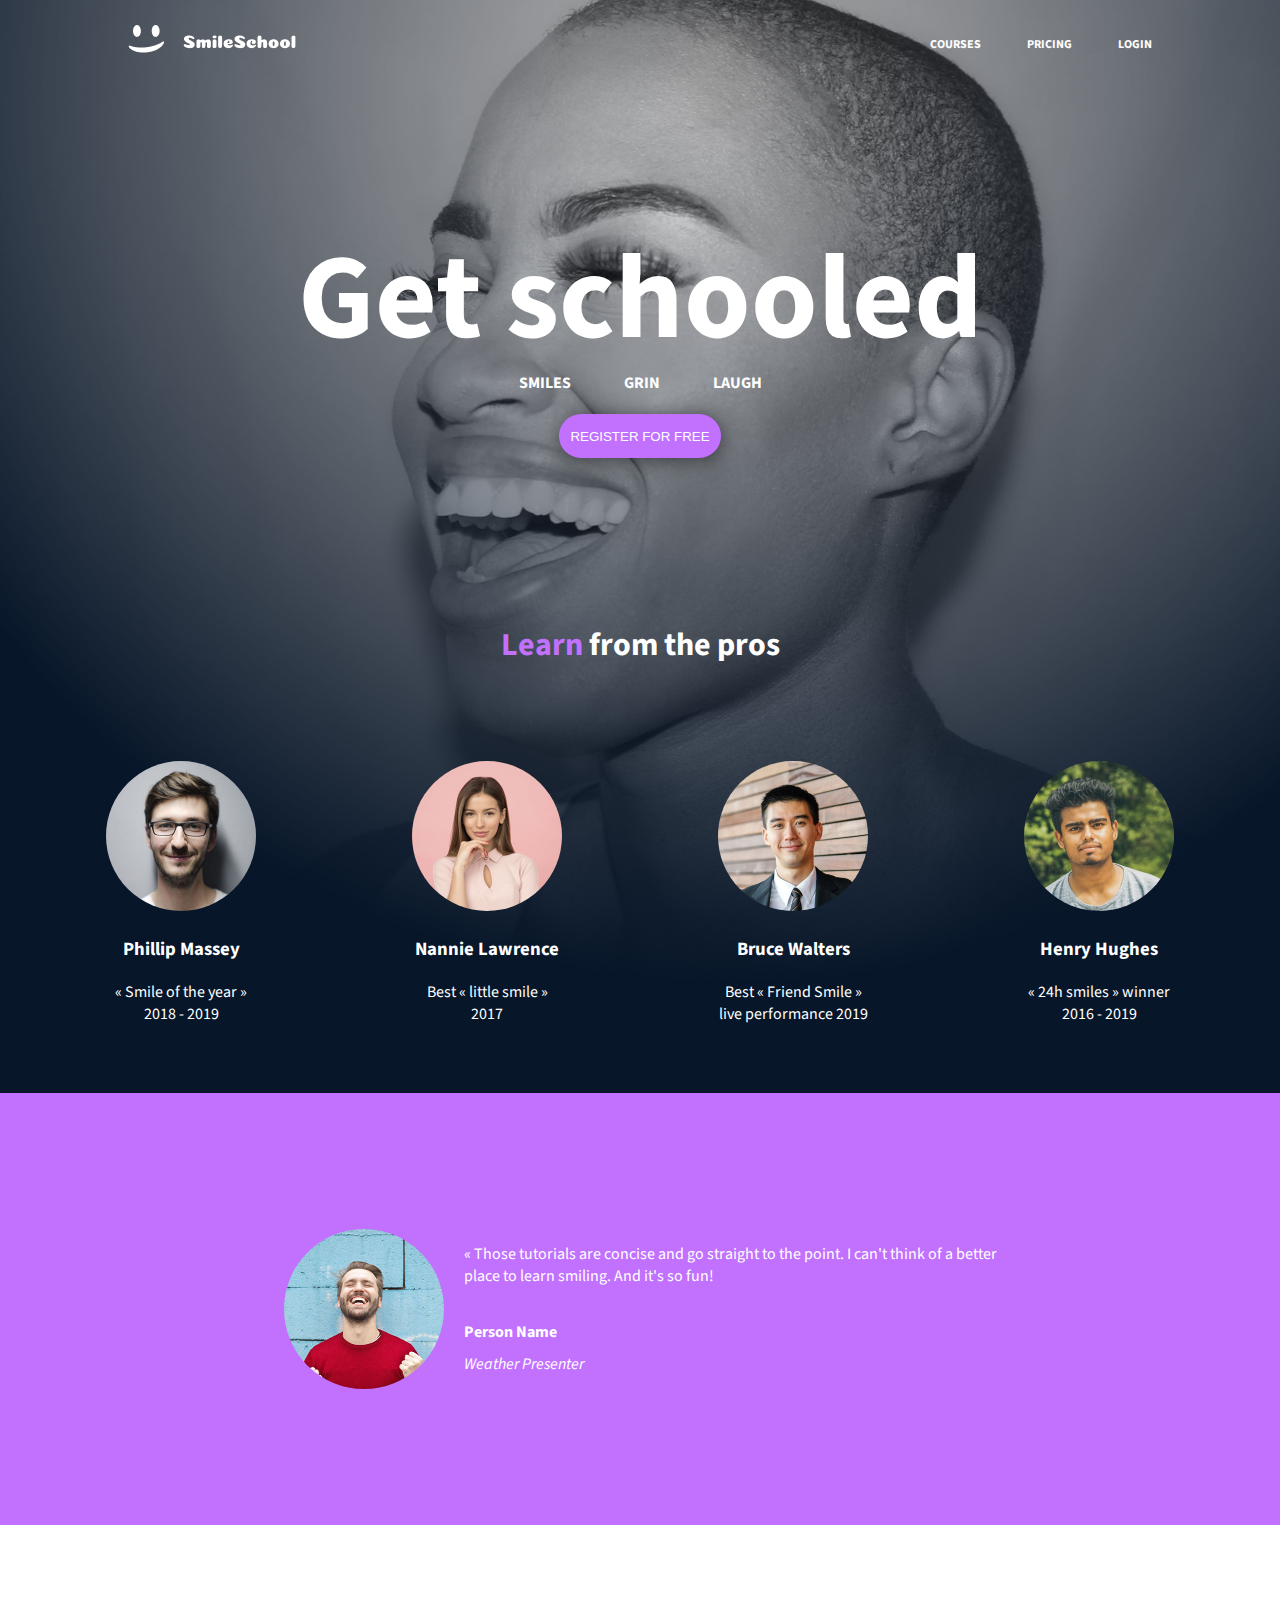
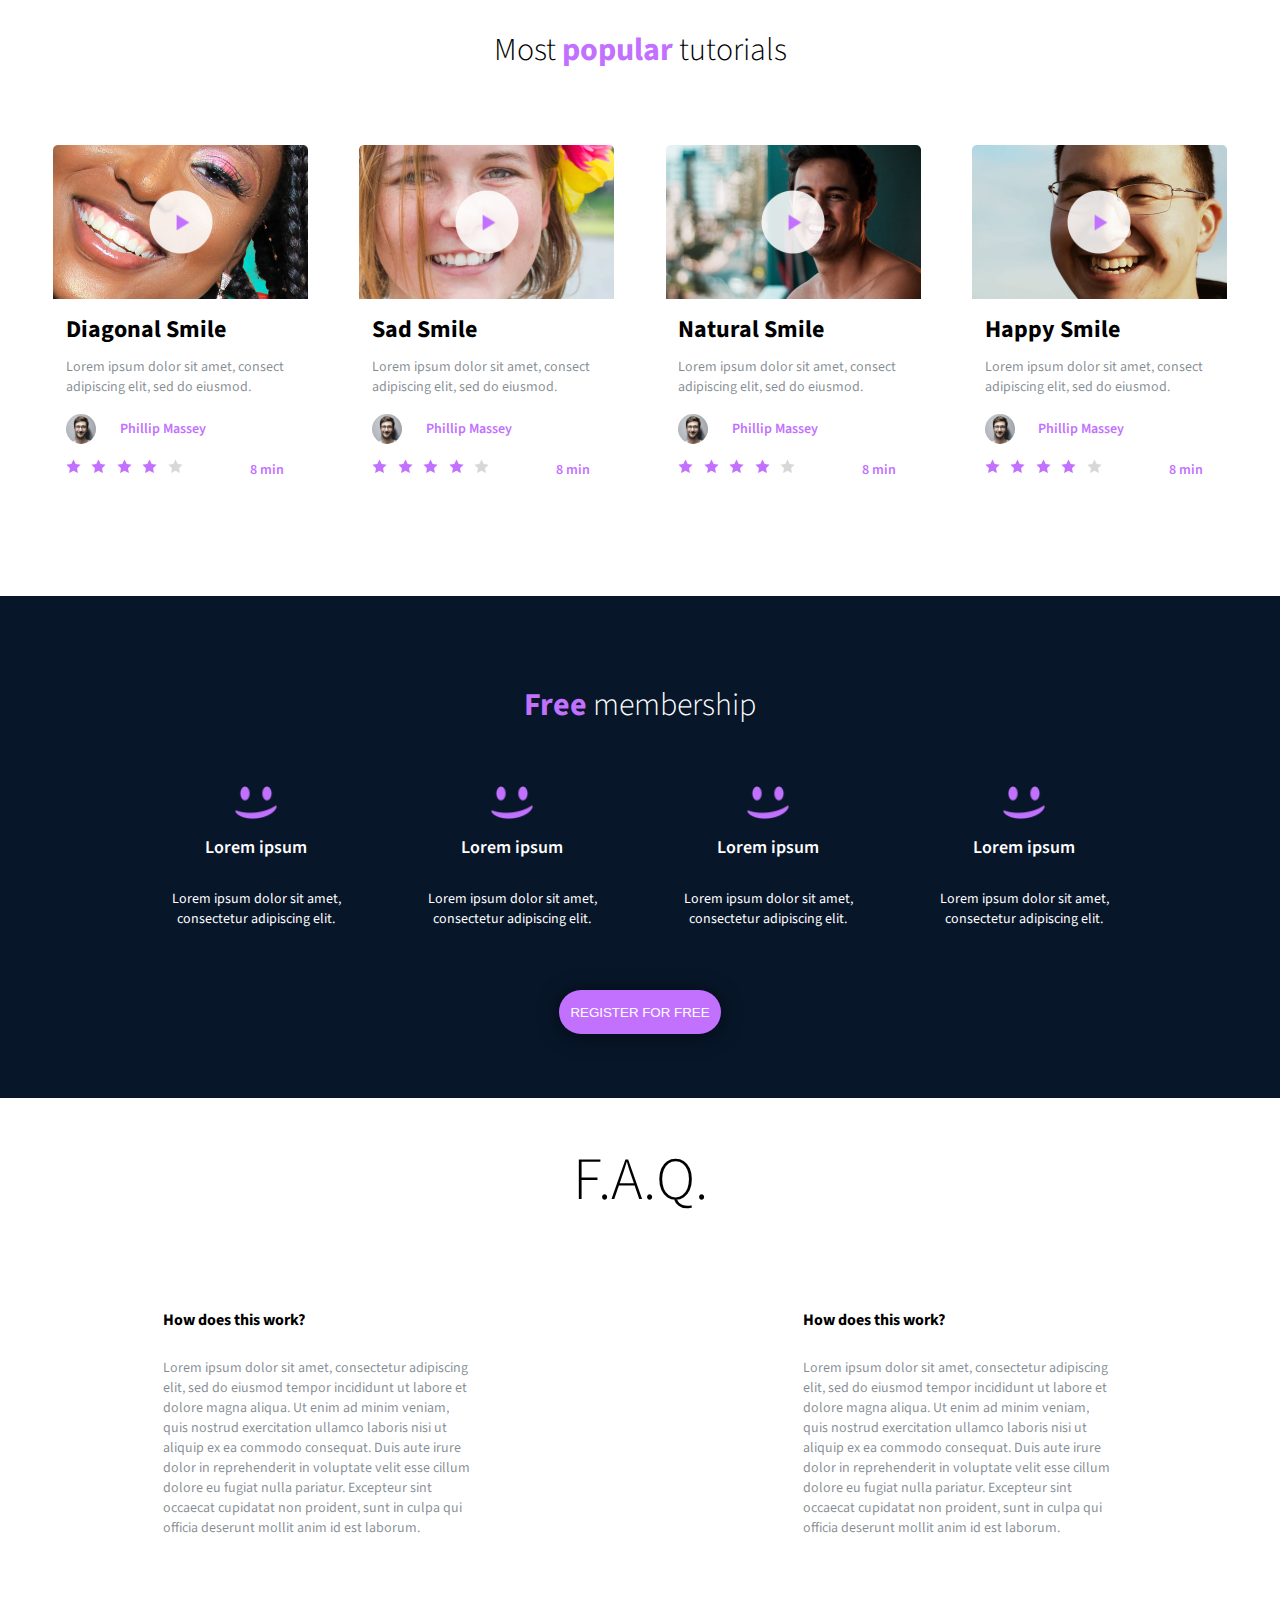
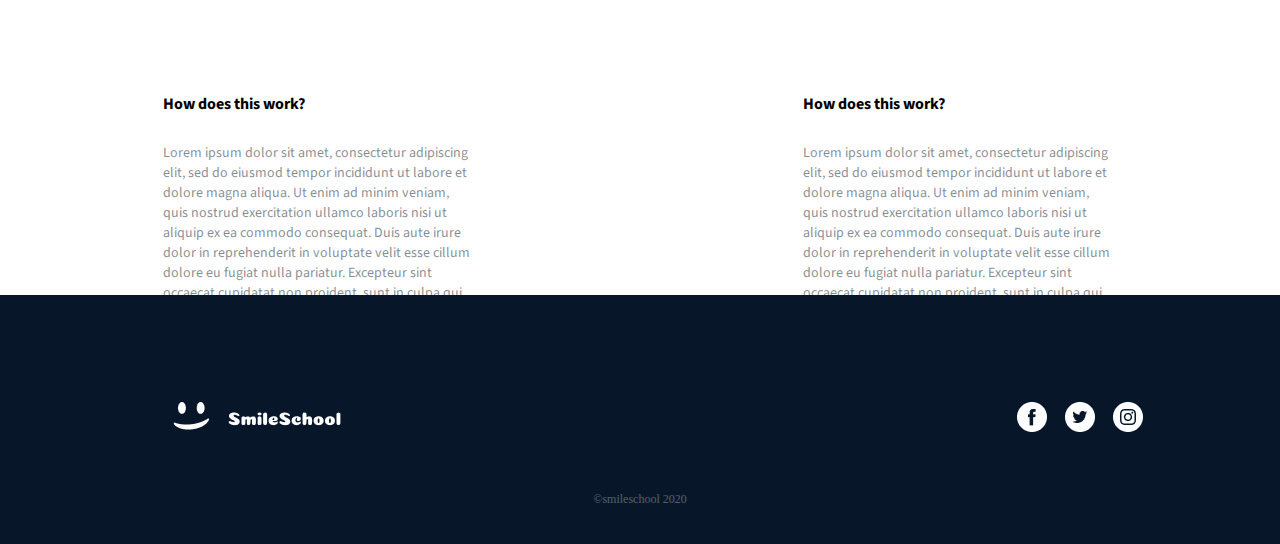
<file: css_advanced/index.html>
<!DOCTYPE html>
<html lang="en">
    <head>
        <meta charset="UTF-8">
        <meta name="description" content="Smile School - Tutorials for how to have the best smile for any occasion!">
        <meta name="keywords" content="Smile, Tutorial, SmileSchool, Smiles, Grin, Laugh, Happy Smile, Natural Smile, Sad Smile, Diagonal Smile">
        <meta name="author" content="Braden Chance">
        <meta name="viewport" content="width=device-width, initial-scale=1.0">
        <title>Smile School - Home</title>
        <link rel="icon" href="images/favicon.ico">
        <link rel="stylesheet" href="styles.css">
        <link href="https://fonts.googleapis.com/css2?family=Source+Sans+Pro:wght@400;600&display=swap" rel="stylesheet">
    </head>
    <body>
        <header class="header">
            <div>
                <a href="#">
                    <img src="images/logo.png" alt="SmileSchool logo" class="logo">
                </a>
                <nav class="header-links">
                    <a href="#">COURSES</a>
                    <a href="#">PRICING</a>
                    <a href="#">LOGIN</a>
                </nav>
                <section class="hero">
                    <div class="hero-text">
                        <h1>Get schooled</h1>
                        <p>SMILES GRIN LAUGH</p>
                        <button class="register-btn">REGISTER FOR FREE</button>
                    </div>
                    <div class="pro-container">
                        <h2 class="pro-text"><span class="Learn">Learn</span> from the pros</h2>
                        <div class="pro-profiles">
                            <div>
                                <img src="images/profile_1.jpg" alt="Guy with glasses" class="profile-img">
                                <h3 class="profile-name">Phillip Massey</h3>
                                <p class="profile-desc">« Smile of the year » <br>2018 - 2019</p>
                            </div>
                            <div>
                                <img src="images/profile_2.jpg" alt="Full-time woman" class="profile-img">
                                <h3 class="profile-name">Nannie Lawrence</h3>
                                <p class="profile-desc">Best « little smile » <br>2017</p>
                            </div>
                            <div>
                                <img src="images/profile_3.jpg" alt="Guy in a suit" class="profile-img">
                                <h3 class="profile-name">Bruce Walters</h3>
                                <p class="profile-desc">Best « Friend Smile » <br>live performance 2019</p>
                            </div>
                            <div>
                                <img src="images/profile_4.jpg" alt="Casual guy" class="profile-img">
                                <h3 class="profile-name">Henry Hughes</h3>
                                <p class="profile-desc">« 24h smiles » winner <br>2016 - 2019</p>
                            </div>
                        </div>
                    </div>
                </section>
           </div>
        </header>
        <main>
            <section class="purple">
                <div class="purple-content">
                    <img src="images/profile_5.jpg" alt="happy man" class="purple-profile-img">
                    <div>
                        <blockquote class="purple-profile-desc">« Those tutorials are concise and go straight to the point. I can't think of a better <br>place to learn smiling. And it's so fun!</blockquote>
                        <p class="purple-profile-name">Person Name</p>
                        <p class="person-job">Weather Presenter</p>
                    </div>
                </div>
            </section>
            <section class="video-section"> <!-- video section -->
                <h1 class="video-title">Most <span class="popular">popular</span> tutorials</h1>
                <div class="video-section-container">
                    <div class="video-block">
                        <div class="thumbnail-container">
                            <img src="images/thumbnail_4.jpg" alt="Diagonal smiling woman" class="thumbnail">
                            <img src="images/play.png" alt="play button" class="play-btn">
                        </div>
                        <h2 class="video-card-title">Diagonal Smile</h2>
                        <p class="video-desc">Lorem ipsum dolor sit amet, consect <br>adipiscing elit, sed do eiusmod.</p>
                        <div class="rating-profile">
                            <img src="images/profile_1.jpg" alt="Phillip" class="Phillip">
                            <h3 class="rating-name">Phillip Massey</h3>
                        </div>
                        <div class="rating">
                            <div class="stars">
                                <img src="images/star_on.png" alt="Star on">
                                <img src="images/star_on.png" alt="Star on">
                                <img src="images/star_on.png" alt="Star on">
                                <img src="images/star_on.png" alt="Star on">
                                <img src="images/star_off.png" alt="Star off">
                            </div>
                            <p class="time">8 min</p>
                        </div>
                    </div>
                    <div class="video-block">
                        <div class="thumbnail-container">
                            <img src="images/thumbnail_3.jpg" alt="Sad smile" class="thumbnail">
                            <img src="images/play.png" alt="play button" class="play-btn">
                        </div>
                        <h2 class="video-card-title">Sad Smile</h2>
                        <p class="video-desc">Lorem ipsum dolor sit amet, consect <br>adipiscing elit, sed do eiusmod.</p>
                        <div class="rating-profile">
                            <img src="images/profile_1.jpg" alt="Phillip" class="Phillip">
                            <h3 class="rating-name">Phillip Massey</h3>
                        </div>
                        <div class="rating">
                            <div class="stars">
                                <img src="images/star_on.png" alt="Star on">
                                <img src="images/star_on.png" alt="Star on">
                                <img src="images/star_on.png" alt="Star on">
                                <img src="images/star_on.png" alt="Star on">
                                <img src="images/star_off.png" alt="Star off">
                            </div>
                            <p class="time">8 min</p>
                        </div>
                    </div>
                    <div class="video-block">
                        <div class="thumbnail-container">
                            <img src="images/thumbnail_1.jpg" alt="Natural smile" class="thumbnail">
                            <img src="images/play.png" alt="play button" class="play-btn">
                        </div>
                        <h2 class="video-card-title">Natural Smile</h2>
                        <p class="video-desc">Lorem ipsum dolor sit amet, consect <br>adipiscing elit, sed do eiusmod.</p>
                        <div class="rating-profile">
                            <img src="images/profile_1.jpg" alt="Phillip" class="Phillip">
                            <h3 class="rating-name">Phillip Massey</h3>
                        </div>
                        <div class="rating">
                            <div class="stars">
                                <img src="images/star_on.png" alt="Star on">
                                <img src="images/star_on.png" alt="Star on">
                                <img src="images/star_on.png" alt="Star on">
                                <img src="images/star_on.png" alt="Star on">
                                <img src="images/star_off.png" alt="Star off">
                            </div>
                            <p class="time">8 min</p>
                        </div>
                    </div>
                    <div class="video-block">
                        <div class="thumbnail-container">
                            <img src="images/thumbnail_2.jpg" alt="" class="thumbnail">
                            <img src="images/play.png" alt="play button" class="play-btn">
                        </div>
                        <h2 class="video-card-title">Happy Smile</h2>
                        <p class="video-desc">Lorem ipsum dolor sit amet, consect <br>adipiscing elit, sed do eiusmod.</p>
                        <div class="rating-profile">
                            <img src="images/profile_1.jpg" alt="Phillip" class="Phillip">
                            <h3 class="rating-name">Phillip Massey</h3>
                        </div>
                        <div class="rating">
                            <div class="stars">
                                <img src="images/star_on.png" alt="Star on">
                                <img src="images/star_on.png" alt="Star on">
                                <img src="images/star_on.png" alt="Star on">
                                <img src="images/star_on.png" alt="Star on">
                                <img src="images/star_off.png" alt="Star off">
                            </div>
                            <p class="time">8 min</p>
                        </div>
                    </div>
                </div>
            </section>
            <section class="membership-section"> <!-- membership section -->
                <h1 class="membership-title"><span class="Learn">Free</span> <span class="membership">membership</span></h1>
                <div class="membership-container">
                    <div class="membership-card" id="membership1">
                        <img src="images/smile_on.png" alt="Purple smile" class="membership-logo">
                        <h2 class="membership-card-title">Lorem ipsum</h2>
                        <p  class="membership-desc">Lorem ipsum dolor sit amet,<br> consectetur adipiscing elit.</p>
                    </div>
                    <div class="membership-card" id="membership2">
                        <img src="images/smile_on.png" alt="Purple smile" class="membership-logo">
                        <h2 class="membership-card-title">Lorem ipsum</h2>
                        <p class="membership-desc">Lorem ipsum dolor sit amet,<br> consectetur adipiscing elit.</p>
                    </div>
                    <div class="membership-card" id="membership3">
                        <img src="images/smile_on.png" alt="Purple smile" class="membership-logo">
                        <h2 class="membership-card-title">Lorem ipsum</h2>
                        <p class="membership-desc">Lorem ipsum dolor sit amet,<br> consectetur adipiscing elit.</p>
                    </div>
                    <div class="membership-card" id="membership4">
                        <img src="images/smile_on.png" alt="Purple smile" class="membership-logo">
                        <h2 class="membership-card-title">Lorem ipsum</h2>
                        <p class="membership-desc">Lorem ipsum dolor sit amet,<br> consectetur adipiscing elit.</p>
                    </div>
                </div>
                <button class="membership-btn">REGISTER FOR FREE</button>
            </section>
            <section class="faq-section"> <!-- FAQ Section -->
                <h1 class="faq-title">F.A.Q.</h1>
                <div class="question-container">
                    <div class="faq-row">
                        <div class="question">
                            <h2>How does this work?</h2>
                            <p>Lorem ipsum dolor sit amet, consectetur adipiscing elit, sed
                                do eiusmod tempor incididunt ut labore et dolore magna
                                aliqua. Ut enim ad minim veniam, quis nostrud exercitation
                                ullamco laboris nisi ut aliquip ex ea commodo consequat.
                                Duis aute irure dolor in reprehenderit in voluptate velit esse
                                cillum dolore eu fugiat nulla pariatur. Excepteur sint
                                occaecat cupidatat non proident, sunt in culpa qui officia
                                deserunt mollit anim id est laborum.</p>
                        </div>
                        <div class="question">
                            <h2>How does this work?</h2>
                            <p>Lorem ipsum dolor sit amet, consectetur adipiscing elit, sed
                                do eiusmod tempor incididunt ut labore et dolore magna
                                aliqua. Ut enim ad minim veniam, quis nostrud exercitation
                                ullamco laboris nisi ut aliquip ex ea commodo consequat.
                                Duis aute irure dolor in reprehenderit in voluptate velit esse
                                cillum dolore eu fugiat nulla pariatur. Excepteur sint
                                occaecat cupidatat non proident, sunt in culpa qui officia
                                deserunt mollit anim id est laborum.</p>
                        </div>
                    </div>
                    <div class="faq-row">
                        <div class="question">
                            <h2>How does this work?</h2>
                            <p>Lorem ipsum dolor sit amet, consectetur adipiscing elit, sed
                                do eiusmod tempor incididunt ut labore et dolore magna
                                aliqua. Ut enim ad minim veniam, quis nostrud exercitation
                                ullamco laboris nisi ut aliquip ex ea commodo consequat.
                                Duis aute irure dolor in reprehenderit in voluptate velit esse
                                cillum dolore eu fugiat nulla pariatur. Excepteur sint
                                occaecat cupidatat non proident, sunt in culpa qui officia
                                deserunt mollit anim id est laborum.</p>
                        </div>
                        <div class="question">
                            <h2>How does this work?</h2>
                            <p>Lorem ipsum dolor sit amet, consectetur adipiscing elit, sed
                                do eiusmod tempor incididunt ut labore et dolore magna
                                aliqua. Ut enim ad minim veniam, quis nostrud exercitation
                                ullamco laboris nisi ut aliquip ex ea commodo consequat.
                                Duis aute irure dolor in reprehenderit in voluptate velit esse
                                cillum dolore eu fugiat nulla pariatur. Excepteur sint
                                occaecat cupidatat non proident, sunt in culpa qui officia
                                deserunt mollit anim id est laborum.</p>
                        </div>
                    </div>
                </div>
            </section>
        </main>
        <footer class="footer">
            <div class="footer-container">
                <div class="foot-logo">
                    <a href="#">
                        <img src="images/logo.png" alt="Smile school logo">
                    </a>
                    <div class="socials">
                        <a href="#">
                            <img src="images/Facebook_White.png" alt="Facebook logo">
                        </a>
                        <a href="#">
                            <img src="images/Twitter_White.png" alt="Twitter logo">
                        </a>
                        <a href="#">
                            <img src="images/Instagram_White.png" alt="Instagram logo">
                        </a>
                    </div>
                </div>
                <p class="copyright">©smileschool 2020</p>
            </div>
        </footer>
    </body>
</html>
</file>
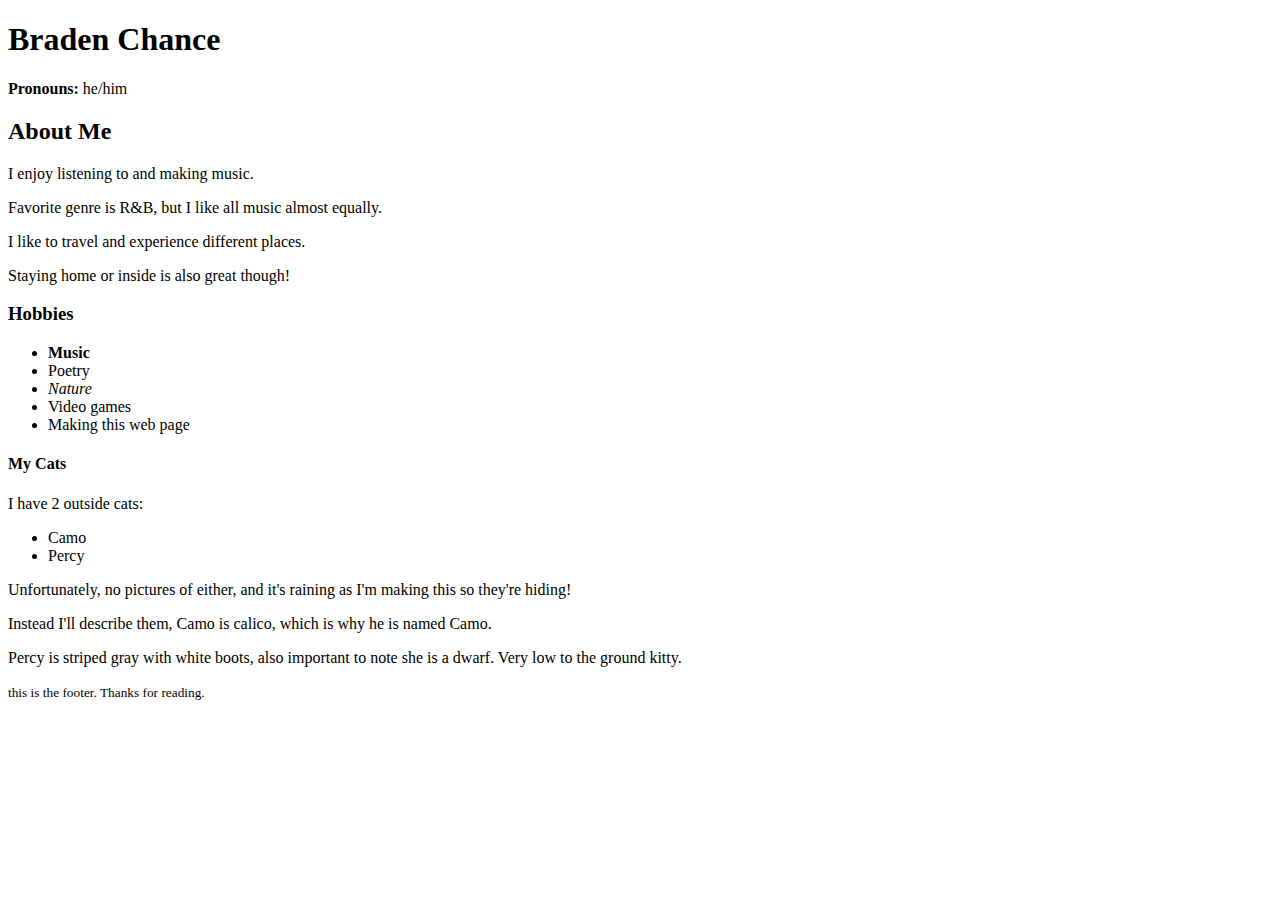
<file: html_head/index.html>
<!DOCTYPE html>
<html lang="en">
<head>
    <meta charset="UTF-8">
    <meta name="description" content="Smile School - Tutorials for how to have the best smile for any occasion!">
    <meta name="keywords" content="Smile, Tutorial, SmileSchool, Smiles, Grin, Laugh, Happy Smile, Natural Smile, Sad Smile, Diagonal Smile">
    <meta name="author" content="Braden Chance">
    <meta name="viewport" content="width=device-width, initial-scale=1.0">
    <title>Smile School - Home</title>
    <link rel="icon" href="images/favicon.ico">
</head>
<body>
    <header>
        <h1>Braden Chance</h1>
        <p><strong>Pronouns:</strong> he/him</p>
    </header>

    <section>
        <h2>About Me</h2>
        <p>I enjoy listening to and making music.</p>
        <p>Favorite genre is R&B, but I like all music almost equally.</p>
        <p>I like to travel and experience different places.</p>
        <p>Staying home or inside is also great though!</p>
    </section>

    <section>
        <h3>Hobbies</h3>
        <ul>
            <li><strong>Music</strong></li>
            <li>Poetry</li>
            <li><em>Nature</em></li>
            <li>Video games</li>
            <li>Making this web page</li>
        </ul>
    </section>

    <section>
        <h4>My Cats</h4>
        <p>I have 2 outside cats:</p>
        <ul>
            <li>Camo</li>
            <li>Percy</li>
        </ul>
        <p>Unfortunately, no pictures of either, and it's raining as I'm making this so they're hiding!</p>
        <p>Instead I'll describe them, Camo is calico, which is why he is named Camo.</p>
        <p>Percy is striped gray with white boots, also important to note she is a dwarf. Very low to the ground kitty.</p>
    </section>

    <footer>
        <p><small>this is the footer. Thanks for reading.</small></p>
    </footer>
</body>
</html>
</file>
<file: css_advanced/styles.css>
body {
    margin: 0;
}

.header {
    background-image: url(images/pic_1.jpg);
    background-repeat: no-repeat;
    background-size: cover;
    height: 1093px;
    font-family: 'Source Sans Pro', sans-serif;
}

.header-links {
    display: flex;
    justify-content: flex-end;
    font-weight: 700;
    font-size: 12px;
    gap: 4%;
    width: 90%;
}

.hero {
    display: flex;
    flex-direction: column;
    align-items: center;
    margin-top: 12.6%;
}

.hero-text {
    display: flex;
    flex-direction: column;
    align-items: center;
    margin-bottom: 15%;
}

.hero-text h1 {
    display: flex;
    color: #FFFFFF;
    font-size: 120px;
    font-weight: 700;
    margin: 0;
}

.hero-text p {
    text-align: center;
    color: #FFFFFF;
    font-size: 16px;
    font-weight: 700;
    word-spacing: 50px;
    margin: -2% 0;
}

.pro-container {
    display: flex;
    flex-direction: column;
    justify-content: space-evenly;
}

.pro-text {
    font-size: 32px;
    font-weight: 700;
    text-align: center;
    color: #FFFFFF;
    position: relative;
    top: -55px;
}

.pro-profiles {
    display: flex;
    flex-direction: row;
    justify-content: center;
}

.pro-profiles div {
    margin: 2% 13%;
    text-align: center;
}

.header-links a {
    color: white;
    text-decoration: none;
}

.profile-img {
    border-radius: 50%;
    width: 150px;
    height: 150px;
}

.profile-name {
    color: #FFFFFF;
}

.profile-desc {
    color: #FFFFFF;
    font-size: 16px;
}

.logo {
    margin-left: 10%;
    position: relative;
    top: 25px;
}

.register-btn {
    box-shadow: 0px 2px 20px 0px #00000080;
    width: 162px;
    height: 44px;
    background: #C271FF;
    color: #FFFFFF;
    border-radius: 22px;
    border: none;
    margin-top: 5%;
}

.Learn {
    color: #C271FF;
}

.purple {
    background-color: #C271FF;
    color: #FFFFFF;
    padding: 20px;
    text-align: center;
    height: 392px;
    display: flex;
    justify-content: center;
    align-items: center;
}

.purple-profile-img {
    border-radius: 50%;
    width: 160px;
    height: 160px;
}

.purple-content {
    display: flex;
    align-items: center;
    gap: 20px;
}

.purple-content div {
    display: flex;
    flex-direction: column;
    justify-content: flex-start;
    text-align: left;
}

.purple-profile-name {
    font-family: 'Source Sans Pro', sans-serif;
    text-align: left;
    margin: 5px 0;
    font-weight: bold;
}

.purple-profile-desc {
    font-family: 'Source Sans Pro', sans-serif;
    text-align: left;
    margin: 5px 0;
    height: 68px;
}

.person-job {
    font-family: 'Source Sans Pro', sans-serif;
    text-align: left;
    margin: 5px 0;
    font-style: italic;
}

.video-section {
    text-align: center;
    font-family: 'Source Sans Pro', sans-serif;
    margin-top: 8%;
    margin-bottom: 8%;
}

.video-title {
    font-weight: 300;
    font-size: 32px;
    margin-bottom: 6%;
}

.video-section-container {
    display: flex;
    flex-wrap: wrap;
    justify-content: center;
    gap:4%;
    max-width: 100%;
}

.video-block {
    display: flex;
    flex-direction: column;
    text-align: center;
}

.thumbnail {
    height: 154px;
    width: 255px;
    object-fit: cover;
    border-radius: 5px, 5px, 0px, 0px;
}

.thumbnail-container {
    position: relative;
    width: 100%;
    height: 100%;
}

.play-btn {
    position: absolute;
    top: 50%;
    left: 50%;
    transform: translate(-50%, -50%);
    width: 64px;
    height: 64px;
    z-index: 1;
}

.video-card-title {
    margin-top: 5%;
    size: 16px;
    font-weight: 700;
    text-align: left;
}

.video-desc {
    margin-top: -4%;
    font-size: 14px;
    color: #07162980;
    text-align: left;
    font-weight: 400;
}

.video-block div:first-of-type{
    margin-top: -2%;
    display: flex;
}

.rating-profile {
    margin-top: -2%;
    display: flex;
    align-items: center;
    gap: 11px;
}

.video-block div:last-of-type {
    margin-top: -3%;
    display: flex;
    align-items: center;
    justify-content: space-between;
    gap: 7%;
}

.rating {
    display: flex;
    align-items: center;
}

.rating img {
    height: 15px;
    width: 15px;
    margin-right: 7%;
}

.rating-name {
    color: #C271FF;
    font-weight: 600;
    font-size: 14px;
}

.video-block img.Phillip {
    border-radius: 50%;
    height: 30px;
    width: 30px;
}

.video-card-title,
.video-desc,
.rating,
.time,
.Phillip{
    margin-left: 5%;
    margin-right: 5%;
}

.time {
    color: #C271FF;
    display: flex;
    align-content: flex-end;
    font-size: 14px;
    font-weight: 600;
}

.popular {
    color: #C271FF;
    font-weight: 700;
}

.membership-section {
    font-family: 'Source Sans Pro', sans-serif;
    background-color: #071629;
    height: 502px;
    text-align: center;
    color: white;
    display: flex;
    flex-direction: column;
    justify-content: center;
    align-items: center;
}

.membership-title {
    font-weight: 700;
    margin-bottom: 5%;
    width: 234px;
    height: 40px;
}

.membership {
    font-weight: 300;
}

.membership-logo {
    height: 35px;
    width: 44px;
}

.membership-container {
    display: flex;
    justify-content: space-between;
    align-items: center;
    width: 80%;
    margin-bottom: 4%;
}

.membership-btn {
    box-shadow: 0px 2px 20px 0px #00000080;
    width: 162px;
    height: 44px;
    background: #C271FF;
    color: #FFFFFF;
    border-radius: 22px;
    border: none;
}

.membership-card {
    display: flex;
    flex-direction: column;
    align-items: center;
    text-align: center;
    height: 153px;
    width: 257px;
}

.membership-card-title {
    font-weight: 600;
    font-size: 18px;
}

.membership-desc {
    font-size: 14px;
    font-weight: 400;
}

.faq-section {
    font-family: 'Source Sans Pro', sans-serif;
    display: flex;
    flex-direction: column;
    width: 100%;
    height: 707px;
    margin-bottom: 7%;
}

.question-container {
    display: flex;
}

.faq-row {
    display: flex;
    flex-direction: column;
    align-items: center;
    gap: 10%;
}

.faq-title {
    font-size: 60px;
    font-weight: 300;
    text-align: center;
}

.question {
    display: flex;
    flex-direction: column;
    width: 49%;
    height: 60%;
    margin: 5%;
}

.question h2 {
    font-weight: 700;
    font-size: 16px;
}

.question p {
    color: #07162980;
    font-size: 14px;
}

.footer {
    height: 249px;
    width: 100%;
    background-color: #071629;
    position: relative;
}

.footer-container {
    margin: 0 auto;
    width: 73%;
    height: 100%;
    display: flex;
    justify-content: center;
    flex-direction: column;
}

.foot-logo {
    display: flex;
    justify-content: space-between;
    width: 100%;
}

.socials {
    display: flex;
    gap: 20%;
}

.copyright {
    color: #FFFFFF;
    opacity: 30%;
    font-weight: 400;
    font-size: 12px;
    text-align: center;
    position: absolute;
    left: 50%;
    transform: translateX(-50%);
    bottom: 10%;
}
</file>
